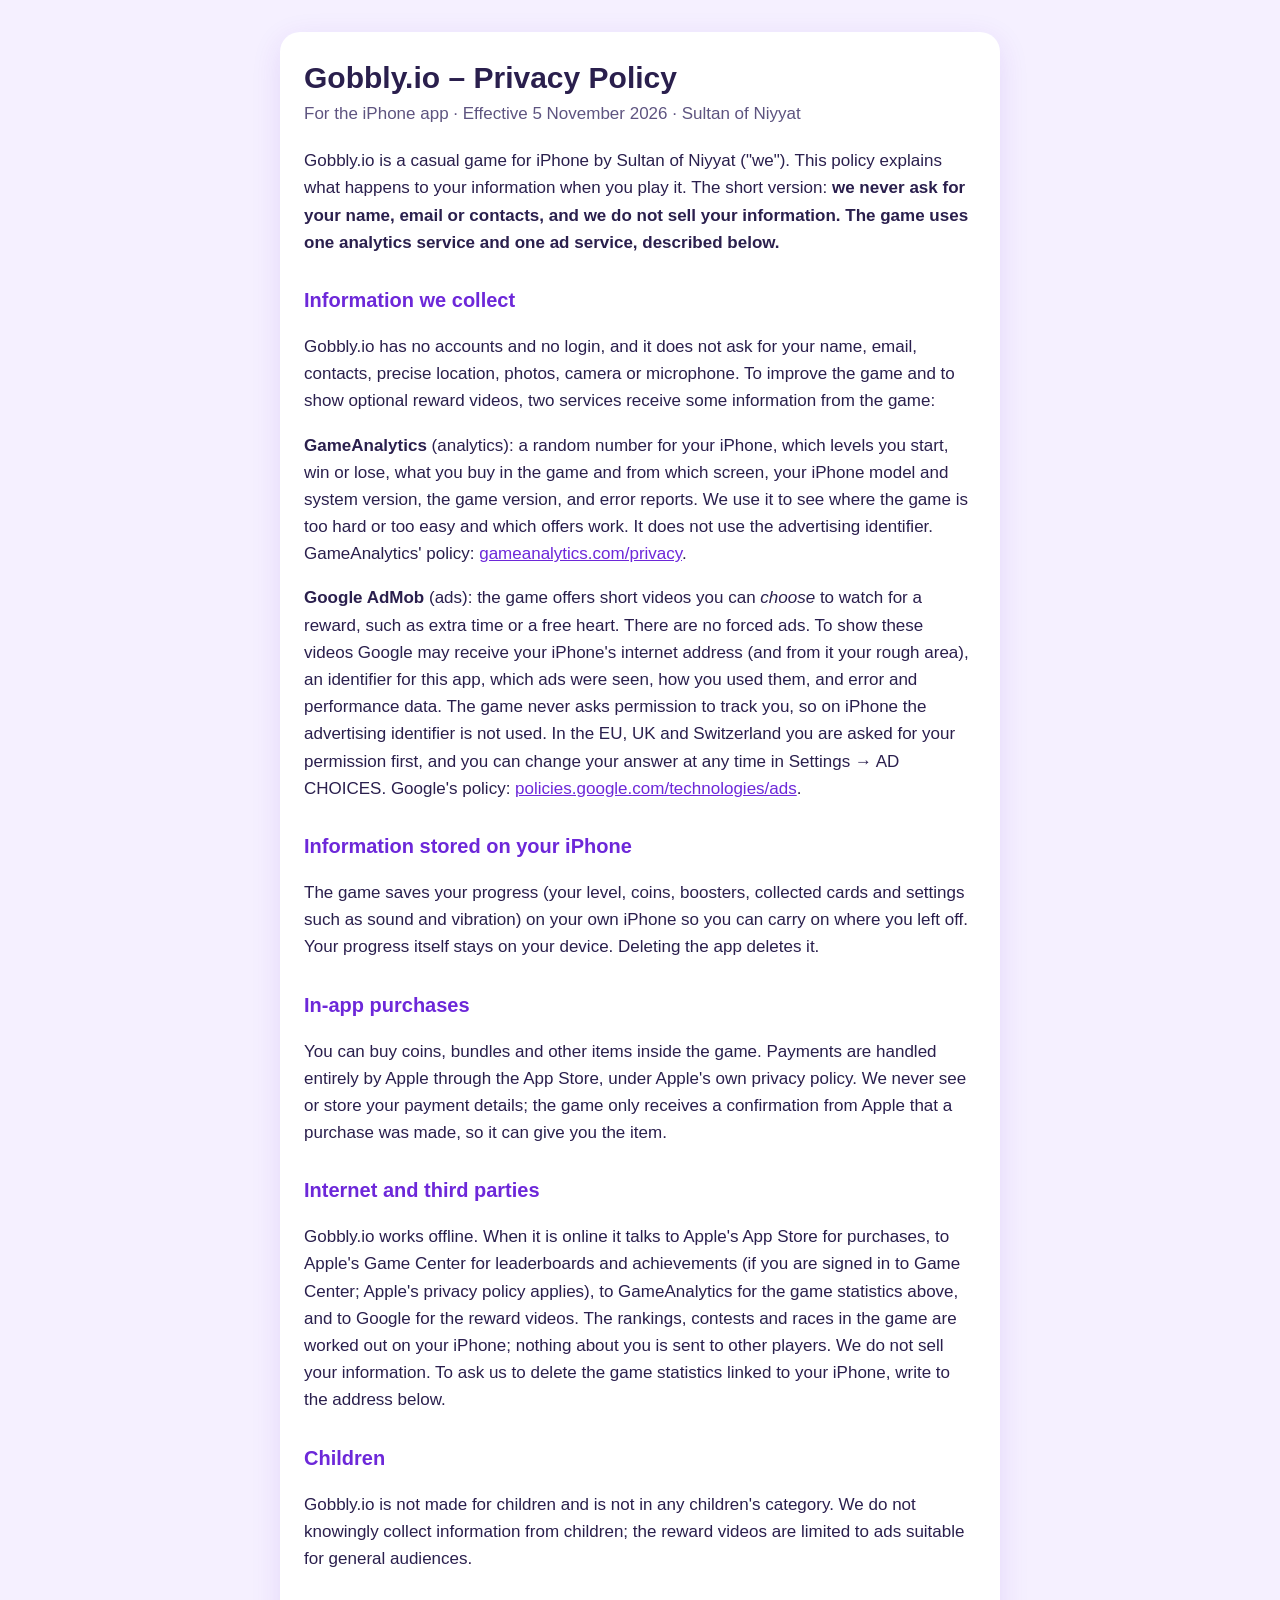
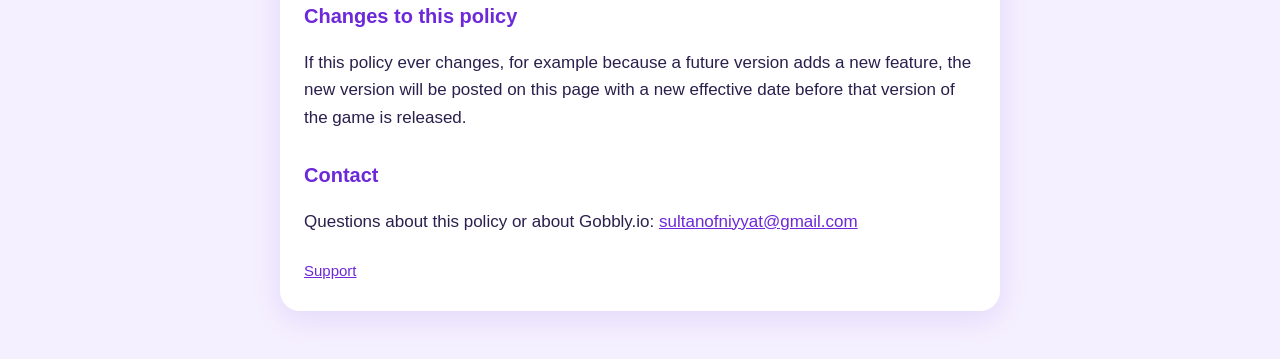
<file: index.html>
<!doctype html>
<html lang="en">
<head>
<meta charset="utf-8">
<meta name="viewport" content="width=device-width, initial-scale=1">
<title>Gobbly.io – Privacy Policy (iPhone)</title>
<link rel="stylesheet" href="style.css">
</head>
<body>
<main>
<div class="card">
<h1>Gobbly.io – Privacy Policy</h1>
<p class="date">For the iPhone app · Effective 5 November 2026 · Sultan of Niyyat</p>

<p>Gobbly.io is a casual game for iPhone by Sultan of Niyyat ("we"). This policy explains what happens to your information when you play it. The short version: <strong>we never ask for your name, email or contacts, and we do not sell your information. The game uses one analytics service and one ad service, described below.</strong></p>

<h2>Information we collect</h2>
<p>Gobbly.io has no accounts and no login, and it does not ask for your name, email, contacts, precise location, photos, camera or microphone. To improve the game and to show optional reward videos, two services receive some information from the game:</p>
<p><strong>GameAnalytics</strong> (analytics): a random number for your iPhone, which levels you start, win or lose, what you buy in the game and from which screen, your iPhone model and system version, the game version, and error reports. We use it to see where the game is too hard or too easy and which offers work. It does not use the advertising identifier. GameAnalytics' policy: <a href="https://gameanalytics.com/privacy/">gameanalytics.com/privacy</a>.</p>
<p><strong>Google AdMob</strong> (ads): the game offers short videos you can <em>choose</em> to watch for a reward, such as extra time or a free heart. There are no forced ads. To show these videos Google may receive your iPhone's internet address (and from it your rough area), an identifier for this app, which ads were seen, how you used them, and error and performance data. The game never asks permission to track you, so on iPhone the advertising identifier is not used. In the EU, UK and Switzerland you are asked for your permission first, and you can change your answer at any time in Settings → AD CHOICES. Google's policy: <a href="https://policies.google.com/technologies/ads">policies.google.com/technologies/ads</a>.</p>

<h2>Information stored on your iPhone</h2>
<p>The game saves your progress (your level, coins, boosters, collected cards and settings such as sound and vibration) on your own iPhone so you can carry on where you left off. Your progress itself stays on your device. Deleting the app deletes it.</p>

<h2>In-app purchases</h2>
<p>You can buy coins, bundles and other items inside the game. Payments are handled entirely by Apple through the App Store, under Apple's own privacy policy. We never see or store your payment details; the game only receives a confirmation from Apple that a purchase was made, so it can give you the item.</p>

<h2>Internet and third parties</h2>
<p>Gobbly.io works offline. When it is online it talks to Apple's App Store for purchases, to Apple's Game Center for leaderboards and achievements (if you are signed in to Game Center; Apple's privacy policy applies), to GameAnalytics for the game statistics above, and to Google for the reward videos. The rankings, contests and races in the game are worked out on your iPhone; nothing about you is sent to other players. We do not sell your information. To ask us to delete the game statistics linked to your iPhone, write to the address below.</p>

<h2>Children</h2>
<p>Gobbly.io is not made for children and is not in any children's category. We do not knowingly collect information from children; the reward videos are limited to ads suitable for general audiences.</p>

<h2>Changes to this policy</h2>
<p>If this policy ever changes, for example because a future version adds a new feature, the new version will be posted on this page with a new effective date before that version of the game is released.</p>

<h2>Contact</h2>
<p>Questions about this policy or about Gobbly.io: <a href="mailto:sultanofniyyat@gmail.com">sultanofniyyat@gmail.com</a></p>

<nav><a href="support/">Support</a></nav>
</div>
</main>
</body>
</html>
</file>
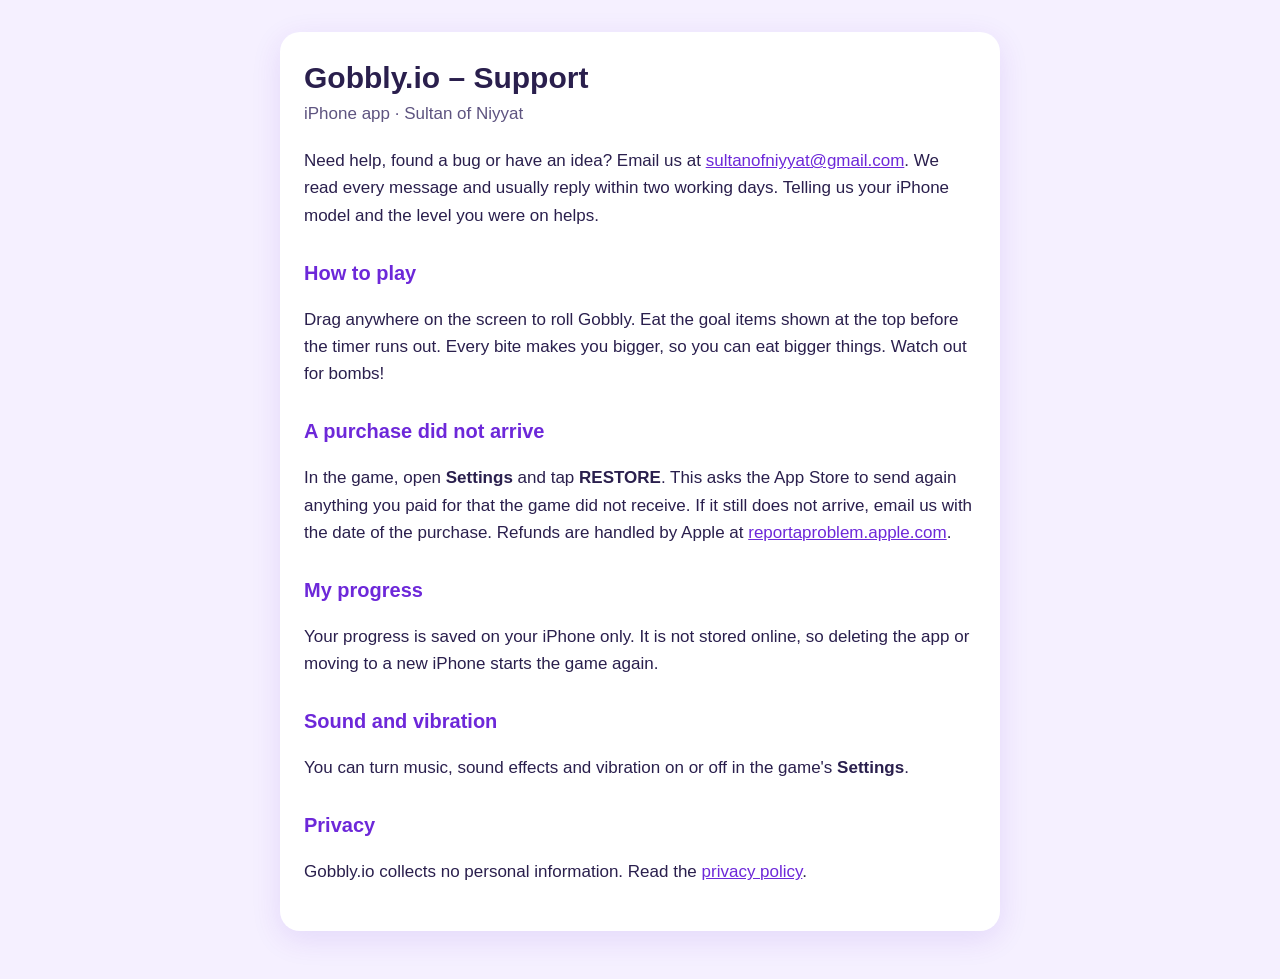
<file: support/index.html>
<!doctype html>
<html lang="en">
<head>
<meta charset="utf-8">
<meta name="viewport" content="width=device-width, initial-scale=1">
<title>Gobbly.io – Support</title>
<link rel="stylesheet" href="../style.css">
</head>
<body>
<main>
<div class="card">
<h1>Gobbly.io – Support</h1>
<p class="date">iPhone app · Sultan of Niyyat</p>

<p>Need help, found a bug or have an idea? Email us at <a href="mailto:sultanofniyyat@gmail.com">sultanofniyyat@gmail.com</a>. We read every message and usually reply within two working days. Telling us your iPhone model and the level you were on helps.</p>

<h2>How to play</h2>
<p>Drag anywhere on the screen to roll Gobbly. Eat the goal items shown at the top before the timer runs out. Every bite makes you bigger, so you can eat bigger things. Watch out for bombs!</p>

<h2>A purchase did not arrive</h2>
<p>In the game, open <strong>Settings</strong> and tap <strong>RESTORE</strong>. This asks the App Store to send again anything you paid for that the game did not receive. If it still does not arrive, email us with the date of the purchase. Refunds are handled by Apple at <a href="https://reportaproblem.apple.com">reportaproblem.apple.com</a>.</p>

<h2>My progress</h2>
<p>Your progress is saved on your iPhone only. It is not stored online, so deleting the app or moving to a new iPhone starts the game again.</p>

<h2>Sound and vibration</h2>
<p>You can turn music, sound effects and vibration on or off in the game's <strong>Settings</strong>.</p>

<h2>Privacy</h2>
<p>Gobbly.io collects no personal information. Read the <a href="../">privacy policy</a>.</p>
</div>
</main>
</body>
</html>
</file>
<file: style.css>
:root { --ink: #2a1f4d; --muted: #5e5480; --accent: #6d28d9; --bg: #f5f0ff; --card: #ffffff; }
@media (prefers-color-scheme: dark) { :root { --ink: #f1edff; --muted: #c4bce6; --accent: #b79cff; --bg: #17122b; --card: #221a3d; } }
body { margin: 0; background: var(--bg); color: var(--ink); font: 17px/1.6 -apple-system, BlinkMacSystemFont, "Segoe UI", Roboto, sans-serif; }
main { max-width: 720px; margin: 0 auto; padding: 32px 16px 48px; }
.card { background: var(--card); border-radius: 20px; padding: 28px 24px; box-shadow: 0 8px 30px rgba(109, 40, 217, .12); }
h1 { margin: 0 0 4px; font-size: 30px; line-height: 1.2; }
h2 { margin: 28px 0 6px; font-size: 20px; color: var(--accent); }
.date { color: var(--muted); margin: 0 0 20px; }
a { color: var(--accent); }
nav { margin-top: 24px; color: var(--muted); font-size: 15px; }
</file>
